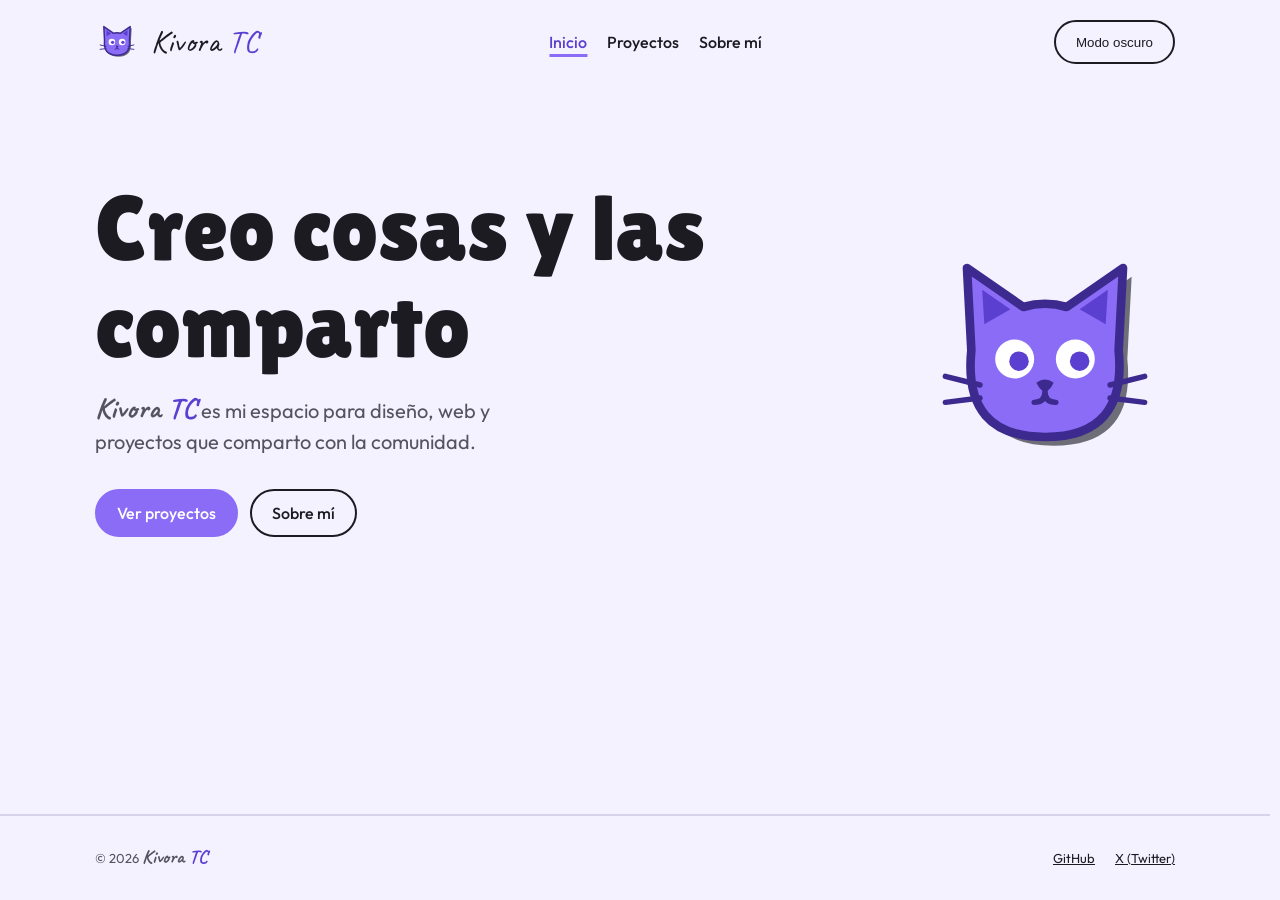
<file: index.html>
<!doctype html>
<html lang="es">
<head>
  <meta charset="utf-8">
  <meta name="viewport" content="width=device-width, initial-scale=1">
  <title>Kivora TC · Inicio</title>
  <meta name="description" content="Kivora TC: diseño, interfaces y web. Proyectos y lo que me gusta crear para la comunidad.">
  <link rel="icon" href="assets/logo-favicon.svg" type="image/svg+xml">
  <link rel="preconnect" href="https://fonts.googleapis.com">
  <link rel="preconnect" href="https://fonts.gstatic.com" crossorigin>
  <link href="https://fonts.googleapis.com/css2?family=Caveat:wght@400;700&family=Lilita+One&family=Outfit:wght@400;500;700&display=swap" rel="stylesheet">
  <script src="js/tema.js"></script>
  <link rel="stylesheet" href="css/tokens.css">
  <link rel="stylesheet" href="css/base.css">
  <link rel="stylesheet" href="css/layout.css">
  <link rel="stylesheet" href="css/transiciones.css">
  <link rel="stylesheet" href="css/tarjeta.css">
  <link rel="stylesheet" href="css/inicio.css">
</head>
<body>
  <a class="saltar" href="#principal">Saltar al contenido</a>

  <header class="cabecera">
    <a class="marca" href="index.html">
      <picture>
        <source media="(prefers-color-scheme: dark)" srcset="assets/logo-oscuro.svg">
        <img src="assets/logo-claro.svg" alt="" width="44" height="44">
      </picture>
      <span>Kivora <span class="marca-tc">TC</span></span>
    </a>
    <nav class="navegacion" aria-label="Principal">
      <ul>
        <li><a href="index.html" aria-current="page">Inicio</a></li>
        <li><a href="proyectos.html">Proyectos</a></li>
        <li><a href="sobre-mi.html">Sobre mí</a></li>
      </ul>
    </nav>
    <button type="button" class="boton tema" id="cambiar-tema">Modo oscuro</button>
  </header>

  <main id="principal">
    <section class="heroe">
      <div class="heroe-texto">
        <h1>Creo cosas y las comparto</h1>
        <p><span class="nombre-marca">Kivora <span class="marca-tc">TC</span></span> es mi espacio para diseño, web y proyectos que comparto con la comunidad.</p>        <div class="acciones">
          <a class="boton boton--primario" href="proyectos.html">Ver proyectos</a>
          <a class="boton" href="sobre-mi.html">Sobre mí</a>
        </div>
      </div>
      <div class="heroe-mascota">
        <picture>
          <source media="(prefers-color-scheme: dark)" srcset="assets/logo-oscuro.svg">
          <img src="assets/logo-claro.svg" alt="Mascota de Kivora TC: un gato morado" width="260" height="260">
        </picture>
      </div>
    </section>

    <section id="seccion-destacados" class="seccion" aria-labelledby="destacados-titulo">
      <div class="seccion-cabecera">
        <h2 id="destacados-titulo">Proyectos recientes</h2>
        <a href="proyectos.html">Todos los proyectos</a>
      </div>
      <ul id="destacados" class="resultados"></ul>
    </section>
  </main>

  <footer class="pie">
    <div class="pie-contenido">
      <p>© 2026 <span class="nombre-marca">Kivora <span class="marca-tc">TC</span></span></p>
      <ul>
        <li><a href="https://github.com/kivoratc" rel="noopener noreferrer">GitHub</a></li>
        <li><a href="https://x.com/kivoratc" rel="noopener noreferrer">X (Twitter)</a></li>
      </ul>
    </div>
  </footer>

  <script src="js/datos.js"></script>
  <script src="js/tarjeta.js"></script>
  <script src="js/inicio.js"></script>
  <script src="js/enlaces.js"></script>
</body>
</html>
</file>
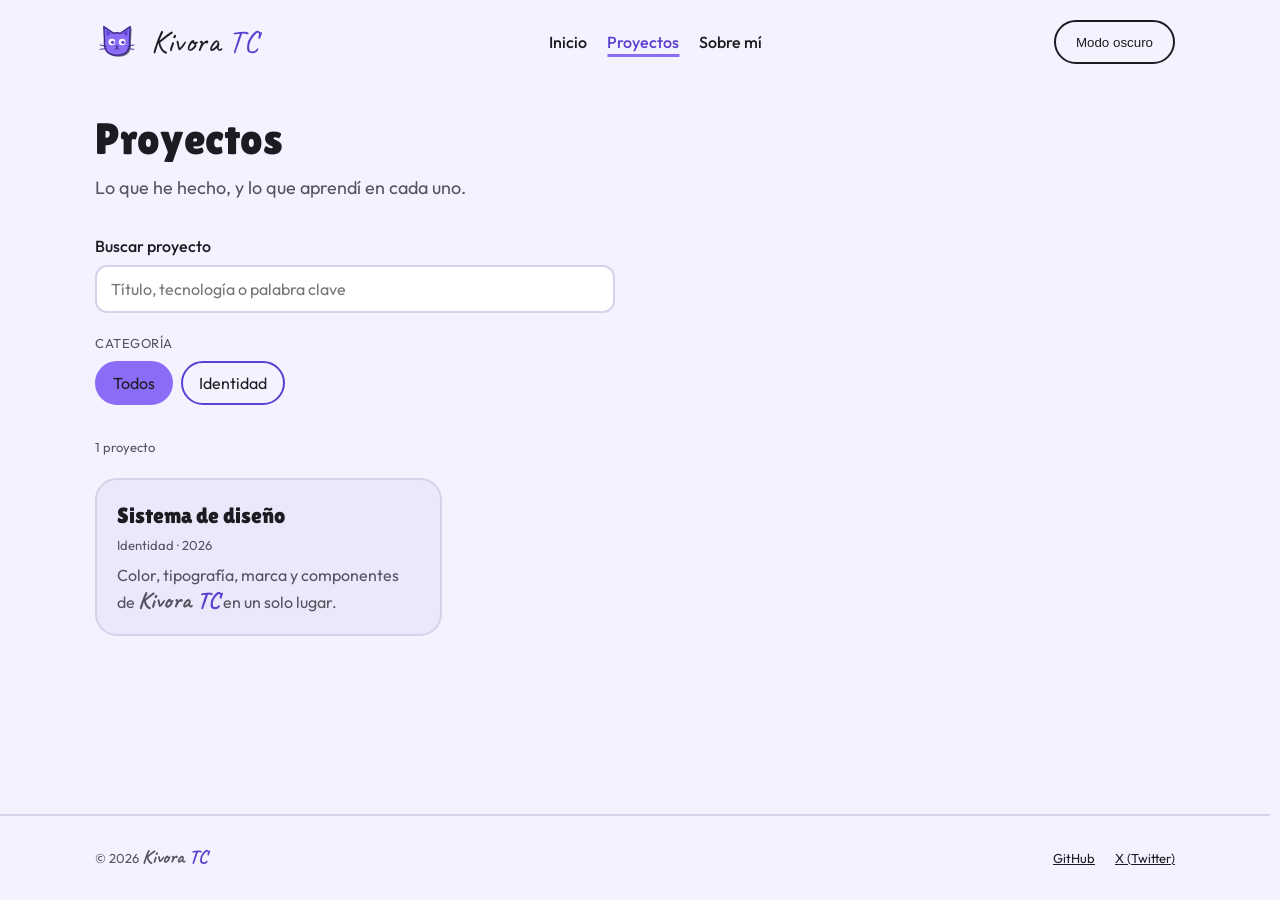
<file: proyectos.html>
<!doctype html>
<html lang="es">
<head>
  <meta charset="utf-8">
  <meta name="viewport" content="width=device-width, initial-scale=1">
  <title>Kivora TC · Proyectos</title>
  <meta name="description" content="Proyectos de Kivora TC: identidad, interfaces y web.">
  <link rel="icon" href="assets/logo-favicon.svg" type="image/svg+xml">
  <link rel="preconnect" href="https://fonts.googleapis.com">
  <link rel="preconnect" href="https://fonts.gstatic.com" crossorigin>
  <link href="https://fonts.googleapis.com/css2?family=Caveat:wght@400;700&family=Lilita+One&family=Outfit:wght@400;500;700&display=swap" rel="stylesheet">
  <script src="js/tema.js"></script>
  <link rel="stylesheet" href="css/tokens.css">
  <link rel="stylesheet" href="css/base.css">
  <link rel="stylesheet" href="css/layout.css">
  <link rel="stylesheet" href="css/transiciones.css">
  <link rel="stylesheet" href="css/tarjeta.css">
  <link rel="stylesheet" href="css/proyectos.css">
  <link rel="stylesheet" href="css/paginacion.css">
</head>
<body>
  <a class="saltar" href="#principal">Saltar al contenido</a>

  <header class="cabecera">
    <a class="marca" href="index.html">
      <picture>
        <source media="(prefers-color-scheme: dark)" srcset="assets/logo-oscuro.svg">
        <img src="assets/logo-claro.svg" alt="" width="44" height="44">
      </picture>
      <span>Kivora <span class="marca-tc">TC</span></span>
    </a>
    <nav class="navegacion" aria-label="Principal">
      <ul>
        <li><a href="index.html">Inicio</a></li>
        <li><a href="proyectos.html" aria-current="page">Proyectos</a></li>
        <li><a href="sobre-mi.html">Sobre mí</a></li>
      </ul>
    </nav>
    <button type="button" class="boton tema" id="cambiar-tema">Modo oscuro</button>
  </header>

  <main id="principal">
    <header class="encabezado-pagina">
      <h1>Proyectos</h1>
      <p>Lo que he hecho, y lo que aprendí en cada uno.</p>    </header>

    <div class="barra">
      <div class="campo">
        <label for="buscar">Buscar proyecto</label>
        <input id="buscar" type="search" placeholder="Título, tecnología o palabra clave" autocomplete="off">
      </div>

      <div class="grupo-filtro">
        <p id="etiqueta-categoria" class="etiqueta">Categoría</p>
        <div id="filtro-categoria" class="filtros" role="group" aria-labelledby="etiqueta-categoria"></div>
      </div>
    </div>

    <p id="contador" class="contador" aria-live="polite"></p>
    <ul id="lista-proyectos" class="resultados"></ul>

    <nav id="paginacion" class="paginacion" aria-label="Paginación" hidden></nav>

    <div id="vacio" class="vacio" hidden>
      <p>No encontré proyectos con esos filtros. Prueba con otra palabra o quita algún filtro.</p>
    </div>
  </main>

  <footer class="pie">
    <div class="pie-contenido">
      <p>© 2026 <span class="nombre-marca">Kivora <span class="marca-tc">TC</span></span></p>
      <ul>
        <li><a href="https://github.com/kivoratc" rel="noopener noreferrer">GitHub</a></li>
        <li><a href="https://x.com/kivoratc" rel="noopener noreferrer">X (Twitter)</a></li>
      </ul>
    </div>
  </footer>

  <script src="js/datos.js"></script>
  <script src="js/tarjeta.js"></script>
  <script src="js/proyectos.js"></script>
  <script src="js/enlaces.js"></script>
</body>
</html>
</file>
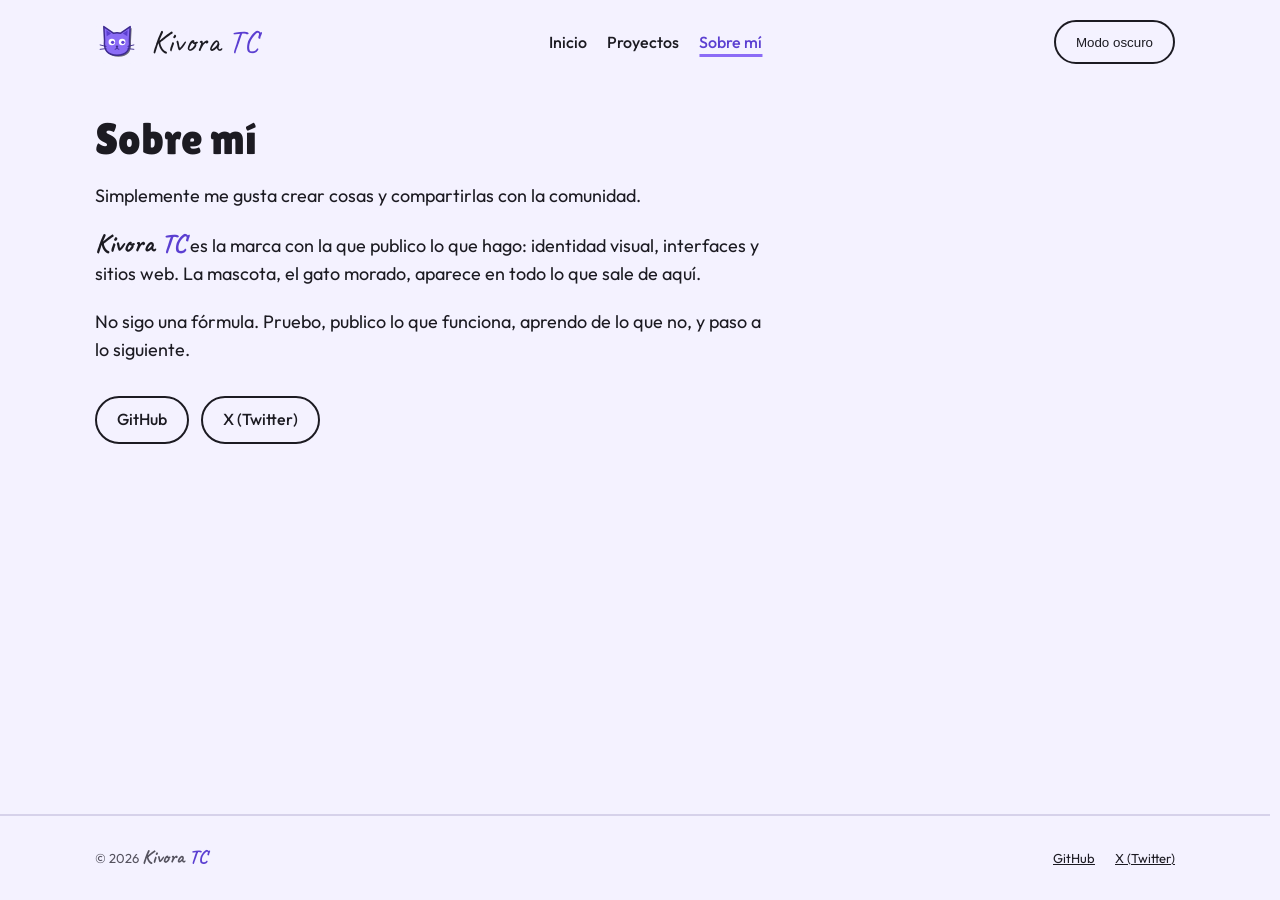
<file: sobre-mi.html>
<!doctype html>
<html lang="es">
<head>
  <meta charset="utf-8">
  <meta name="viewport" content="width=device-width, initial-scale=1">
  <title>Kivora TC · Sobre mí</title>
  <meta name="description" content="Sobre Kivora TC y sobre mí: me gusta crear cosas y compartirlas con la comunidad.">
  <link rel="icon" href="assets/logo-favicon.svg" type="image/svg+xml">
  <link rel="preconnect" href="https://fonts.googleapis.com">
  <link rel="preconnect" href="https://fonts.gstatic.com" crossorigin>
  <link href="https://fonts.googleapis.com/css2?family=Caveat:wght@400;700&family=Lilita+One&family=Outfit:wght@400;500;700&display=swap" rel="stylesheet">
  <script src="js/tema.js"></script>
  <link rel="stylesheet" href="css/tokens.css">
  <link rel="stylesheet" href="css/base.css">
  <link rel="stylesheet" href="css/layout.css">
  <link rel="stylesheet" href="css/transiciones.css">
  <link rel="stylesheet" href="css/sobre.css">
</head>
<body>
  <a class="saltar" href="#principal">Saltar al contenido</a>

  <header class="cabecera">
    <a class="marca" href="index.html">
      <picture>
        <source media="(prefers-color-scheme: dark)" srcset="assets/logo-oscuro.svg">
        <img src="assets/logo-claro.svg" alt="" width="44" height="44">
      </picture>
      <span>Kivora <span class="marca-tc">TC</span></span>
    </a>
    <nav class="navegacion" aria-label="Principal">
      <ul>
        <li><a href="index.html">Inicio</a></li>
        <li><a href="proyectos.html">Proyectos</a></li>
        <li><a href="sobre-mi.html" aria-current="page">Sobre mí</a></li>
      </ul>
    </nav>
    <button type="button" class="boton tema" id="cambiar-tema">Modo oscuro</button>
  </header>

  <main id="principal">
    <article class="sobre">
      <h1>Sobre mí</h1>      <p>Simplemente me gusta crear cosas y compartirlas con la comunidad.</p>
      <p><span class="nombre-marca">Kivora <span class="marca-tc">TC</span></span> es la marca con la que publico lo que hago: identidad visual, interfaces y sitios web. La mascota, el gato morado, aparece en todo lo que sale de aquí.</p>
      <p>No sigo una fórmula. Pruebo, publico lo que funciona, aprendo de lo que no, y paso a lo siguiente.</p>

      <ul class="redes" aria-label="Redes sociales">
        <li><a class="boton" href="https://github.com/kivoratc" rel="noopener noreferrer">GitHub</a></li>
        <li><a class="boton" href="https://x.com/kivoratc" rel="noopener noreferrer">X (Twitter)</a></li>
      </ul>
    </article>
  </main>

  <footer class="pie">
    <div class="pie-contenido">
      <p>© 2026 <span class="nombre-marca">Kivora <span class="marca-tc">TC</span></span></p>
      <ul>
        <li><a href="https://github.com/kivoratc" rel="noopener noreferrer">GitHub</a></li>
        <li><a href="https://x.com/kivoratc" rel="noopener noreferrer">X (Twitter)</a></li>
      </ul>
    </div>
  </footer>
  <script src="js/enlaces.js"></script>
</body>
</html>
</file>
<file: css/tokens.css>
/* Tokens del sistema de diseño de Kivora TC (documento design-system/sistema-de-diseno.md).
   Los nombres de la izquierda son los del sistema. Los alias de abajo son los que usan los demás CSS.
   El tema lo define data-theme en <html>: "light" o "dark". Sin valor, sigue el sistema operativo. */

:root {
  /* Tokens del sistema, tema claro */
  --bg: #f4f2ff;
  --surface: #ffffff;
  --surface-2: #ebe8fb;
  --fg: #1c1b22;
  --muted: #55535f;
  --accent: #5b3fd1;
  --accent-fill: #8b6cf6;
  --shadow: #6e6e78;
  --line: #d6d2ea;
  --ok: #13875a;
  --warn: #9a6a00;
  --danger: #c23a63;
  --on-accent: #ffffff;

  /* Alias usados por el resto de los CSS */
  --color-fondo: var(--bg);
  --color-superficie: var(--surface);
  --color-superficie-2: var(--surface-2);
  --color-texto: var(--fg);
  --color-texto-suave: var(--muted);
  --color-acento: var(--accent-fill);
  --color-acento-texto: var(--accent);
  --color-acento-oscuro: var(--accent);
  --color-borde: var(--line);

  /* Tipografía: Lilita One para titulares, Outfit para texto, Caveat para el nombre de la marca */
  --fuente-titulo: "Lilita One", "Arial Black", sans-serif;
  --fuente-texto: "Outfit", system-ui, sans-serif;
  --fuente-nota: "Caveat", cursive;

  /* Escala: portada 92 px, sección 44 px, tarjeta 22 px, texto 16 px, etiqueta 13 px */
  --texto-portada: clamp(3.25rem, 9vw, 5.75rem);
  --texto-seccion: clamp(2.25rem, 5vw, 2.75rem);
  --texto-tarjeta: 1.375rem;
  --texto-base: 1rem;
  --texto-etiqueta: 0.8125rem;
  --interlineado: 1.55;

  /* Espaciado y forma */
  --espacio-xs: 0.5rem;
  --espacio-s: 0.75rem;
  --espacio-m: 1.25rem;
  --espacio-l: 2rem;
  --espacio-xl: 4rem;
  --radio: 22px;
  --radio-pequeno: 12px;
  --radio-pildora: 999px;
  --ancho-max: 1120px;
}

/* Tema oscuro: si el usuario no eligió claro, sigue el sistema operativo */
@media (prefers-color-scheme: dark) {
  :root:not([data-theme="light"]) {
    --bg: #1c1b22;
    --surface: #2a2933;
    --surface-2: #34333f;
    --fg: #ffffff;
    --muted: #b9b6c9;
    --accent: #8b6cf6;
    --accent-fill: #8b6cf6;
    --shadow: #6e6e78;
    --line: #3d3c49;
  }
}

/* Tema oscuro elegido por el usuario */
:root[data-theme="dark"] {
  --bg: #1c1b22;
  --surface: #2a2933;
  --surface-2: #34333f;
  --fg: #ffffff;
  --muted: #b9b6c9;
  --accent: #8b6cf6;
  --accent-fill: #8b6cf6;
  --shadow: #6e6e78;
  --line: #3d3c49;
}
</file>
<file: css/base.css>
*,
*::before,
*::after {
  box-sizing: border-box;
}

html {
  -webkit-text-size-adjust: 100%;
  /* Reserva el espacio de la barra de scroll para que el contenido no salte */
  scrollbar-gutter: stable;
  /* Barra de scroll con los colores del sistema (Firefox y Chrome 121+) */
  scrollbar-width: thin;
  scrollbar-color: var(--color-acento) var(--color-superficie-2);
}

/* Barra de scroll para Safari y Chrome anteriores a 121 */
::-webkit-scrollbar {
  width: 12px;
  height: 12px;
}

::-webkit-scrollbar-track {
  background: var(--color-superficie-2);
}

::-webkit-scrollbar-thumb {
  background: var(--color-acento);
  border: 3px solid var(--color-superficie-2);
  border-radius: var(--radio-pildora);
}

::-webkit-scrollbar-thumb:hover {
  background: var(--color-acento-texto);
}

/* El cuerpo es una columna: el pie queda siempre al final de la pantalla */
body {
  margin: 0;
  min-height: 100dvh;
  display: flex;
  flex-direction: column;
  background: var(--color-fondo);
  color: var(--color-texto);
  font-family: var(--fuente-texto);
  font-size: var(--texto-base);
  line-height: var(--interlineado);
}

h1,
h2,
h3 {
  font-family: var(--fuente-titulo);
  font-weight: 400;
  line-height: 1.05;
  margin: 0;
}

p {
  margin: 0;
}

img,
svg {
  display: block;
  max-width: 100%;
}

a {
  color: var(--color-acento-texto);
}

[hidden] {
  display: none !important;
}

:focus-visible {
  outline: 3px solid var(--color-acento);
  outline-offset: 3px;
}

main {
  flex: 1;
  width: 100%;
  max-width: var(--ancho-max);
  margin: 0 auto;
  padding: var(--espacio-l) var(--espacio-m);
}

.saltar {
  position: absolute;
  left: var(--espacio-m);
  top: -100px;
  padding: 0.5rem 1rem;
  background: var(--color-acento);
  color: var(--color-carbon);
  border-radius: var(--radio-pequeno);
  z-index: 10;
}

.saltar:focus {
  top: var(--espacio-s);
}

/* Etiqueta: 13 px en mayúsculas, según el sistema */
/* El nombre de la marca va en Caveat; el resto del texto no */
.marca span {
  font-family: var(--fuente-nota);
  font-size: 2rem;
  line-height: 1;
}

/* "TC" del nombre de la marca, en el acento del sistema para texto */
.marca-tc {
  color: var(--color-acento-texto);
}

/* Nombre de la marca dentro de un texto */
.nombre-marca {
  font-family: var(--fuente-nota);
  font-size: 1.5em;
  line-height: 1;
  font-weight: 700;
}

/* Todo lo que se pulsa muestra la mano */
a,
button,
summary,
[role="button"] {
  cursor: pointer;
}

button:disabled {
  cursor: not-allowed;
}

/* Feedback al pasar el cursor en controles que no tienen otro efecto */
.filtro:hover:not([aria-pressed="true"]) {
  background: var(--color-superficie-2);
}

.pie a:hover,
.seccion-cabecera a:hover {
  text-decoration: underline;
  text-underline-offset: 4px;
}

.etiqueta {
  font-size: var(--texto-etiqueta);
  color: var(--color-texto-suave);
  text-transform: uppercase;
  letter-spacing: 0.04em;
}

/* Botón secundario: borde y texto en fg, fondo transparente */
.boton {
  display: inline-flex;
  align-items: center;
  min-height: 44px;
  padding: 0.6rem 1.25rem;
  background: transparent;
  border: 2px solid var(--color-texto);
  border-radius: var(--radio-pildora);
  color: var(--color-texto);
  font-weight: 500;
  text-decoration: none;
}

/* Botón primario: relleno de acento, texto blanco */
.boton--primario {
  background: var(--color-acento);
  border-color: var(--color-acento);
  color: var(--on-accent);
}

@media (prefers-reduced-motion: reduce) {
  *,
  *::before,
  *::after {
    animation: none !important;
    transition: none !important;
    scroll-behavior: auto !important;
  }
}
</file>
<file: css/layout.css>
/* Cabecera y pie compartidos por todas las páginas */

.cabecera {
  width: 100%;
  max-width: var(--ancho-max);
  margin: 0 auto;
  padding: var(--espacio-m);
  display: flex;
  flex-wrap: wrap;
  align-items: center;
  justify-content: space-between;
  gap: var(--espacio-m);
}

.marca {
  display: inline-flex;
  align-items: center;
  gap: var(--espacio-s);
  color: var(--color-texto);
  font-family: var(--fuente-titulo);
  font-size: 1.5rem;
  text-decoration: none;
}

.marca img {
  width: 44px;
  height: 44px;
}

.navegacion ul {
  display: flex;
  flex-wrap: wrap;
  gap: var(--espacio-xs) var(--espacio-m);
  margin: 0;
  padding: 0;
  list-style: none;
}

.navegacion a {
  display: inline-flex;
  align-items: center;
  min-height: 44px;
  color: var(--color-texto);
  font-weight: 500;
  text-decoration: none;
}

.navegacion a:hover,
.navegacion a[aria-current="page"] {
  color: var(--color-acento-texto);
  text-decoration: underline;
  text-decoration-color: var(--color-acento);
  text-decoration-thickness: 3px;
  text-underline-offset: 6px;
}

.pie {
  margin-top: auto;
  border-top: 2px solid var(--color-borde);
}

.pie-contenido {
  width: 100%;
  max-width: var(--ancho-max);
  margin: 0 auto;
  padding: var(--espacio-m);
  display: flex;
  flex-wrap: wrap;
  align-items: center;
  justify-content: space-between;
  gap: var(--espacio-m);
  font-size: var(--texto-etiqueta);
  color: var(--color-texto-suave);
}

.pie ul {
  display: flex;
  flex-wrap: wrap;
  gap: var(--espacio-m);
  margin: 0;
  padding: 0;
  list-style: none;
}

.pie a {
  display: inline-flex;
  align-items: center;
  min-height: 44px;
  color: var(--color-texto);
}
</file>
<file: css/transiciones.css>
/* Transiciones entre páginas (View Transitions API).
   En navegadores sin soporte, la navegación es normal. */

@view-transition {
  navigation: auto;
}

/* La cabecera y el pie son iguales en todas las páginas: se quedan fijos
   y no parpadean al cambiar de página */
.cabecera {
  view-transition-name: cabecera;
}

.pie {
  view-transition-name: pie;
}

/* El contenido principal sale hacia arriba y entra desde abajo */
main {
  view-transition-name: contenido;
}

@keyframes salir-contenido {
  to {
    opacity: 0;
    transform: translateY(-8px);
  }
}

@keyframes entrar-contenido {
  from {
    opacity: 0;
    transform: translateY(12px);
  }
}

::view-transition-old(contenido) {
  animation: 160ms ease-in both salir-contenido;
}

::view-transition-new(contenido) {
  animation: 240ms 40ms ease-out both entrar-contenido;
}

/* Fondo de la página: fundido corto para que el cambio se sienta ágil */
::view-transition-old(root),
::view-transition-new(root) {
  animation-duration: 160ms;
}

/* Con movimiento reducido, solo fundido (sin desplazamiento) */
@keyframes fundir-salida {
  to {
    opacity: 0;
  }
}

@keyframes fundir-entrada {
  from {
    opacity: 0;
  }
}

@media (prefers-reduced-motion: reduce) {
  ::view-transition-old(contenido) {
    animation: 160ms ease-in both fundir-salida;
  }

  ::view-transition-new(contenido) {
    animation: 160ms ease-out both fundir-entrada;
  }
}
</file>
<file: css/tarjeta.css>
/* Lista de proyectos y tarjeta de proyecto */

.resultados {
  display: grid;
  grid-template-columns: repeat(auto-fill, minmax(260px, 1fr));
  gap: var(--espacio-m);
  margin: 0;
  padding: 0;
  list-style: none;
}

.tarjeta {
  height: 100%;
  display: flex;
  flex-direction: column;
  gap: var(--espacio-xs);
  padding: var(--espacio-m);
  background: var(--color-superficie-2);
  color: var(--color-texto);
  border: 2px solid var(--color-borde);
  border-radius: var(--radio);
  text-decoration: none;
}

.tarjeta h3 {
  margin-top: 0.25rem;
  font-size: var(--texto-tarjeta);
}

.tarjeta-cover {
  width: 100%;
  aspect-ratio: 16 / 9;
  object-fit: cover;
  background: var(--color-acento);
  border-radius: var(--radio-pequeno);
}

.tarjeta-meta {
  font-size: var(--texto-etiqueta);
  color: var(--color-texto-suave);
}

.tarjeta-resumen {
  flex: 1;
  color: var(--color-texto-suave);
}
</file>
<file: css/inicio.css>
/* Página de inicio: portada, proyectos destacados y resumen */

.heroe {
  display: grid;
  grid-template-columns: 1fr auto;
  align-items: center;
  gap: var(--espacio-l);
  padding: var(--espacio-xl) 0 var(--espacio-l);
}

.heroe h1 {
  font-size: var(--texto-portada);
}

.heroe-texto p {
  margin-top: var(--espacio-m);
  max-width: 34ch;
  font-size: 1.25rem;
  color: var(--color-texto-suave);
}

.heroe-texto .acciones {
  margin-top: var(--espacio-l);
  display: flex;
  flex-wrap: wrap;
  gap: var(--espacio-s);
}

.heroe-mascota img {
  width: clamp(160px, 26vw, 260px);
  height: auto;
}

.seccion {
  padding-top: var(--espacio-xl);
}

.seccion h2 {
  font-size: var(--texto-seccion);
}

.seccion-cabecera {
  display: flex;
  flex-wrap: wrap;
  align-items: flex-end;
  justify-content: space-between;
  gap: var(--espacio-s);
  margin-bottom: var(--espacio-l);
}

.seccion-texto {
  max-width: 60ch;
  font-size: 1.125rem;
}

.seccion-texto + .seccion-texto {
  margin-top: var(--espacio-m);
}

@media (max-width: 640px) {
  .heroe {
    grid-template-columns: 1fr;
  }

  .heroe-mascota {
    order: -1;
  }
}
</file>
<file: css/proyectos.css>
/* Página de proyectos: encabezado, buscador, filtros y resultados */

.encabezado-pagina {
  margin-bottom: var(--espacio-l);
}

.encabezado-pagina h1 {
  font-size: var(--texto-seccion);
}

.encabezado-pagina p {
  margin-top: var(--espacio-s);
  font-size: 1.125rem;
  color: var(--color-texto-suave);
}

.barra {
  display: grid;
  gap: var(--espacio-m);
  margin-bottom: var(--espacio-l);
}

.campo {
  display: grid;
  gap: 0.4rem;
  max-width: 520px;
}

.campo label {
  font-weight: 500;
}

.campo input {
  min-height: 44px;
  padding: 0.6rem 0.9rem;
  font: inherit;
  color: inherit;
  background: var(--color-superficie);
  border: 2px solid var(--color-borde);
  border-radius: var(--radio-pequeno);
}

.campo input:focus-visible {
  border-color: var(--color-acento);
}

.grupo-filtro {
  display: grid;
  gap: var(--espacio-xs);
}

.filtros {
  display: flex;
  flex-wrap: wrap;
  gap: var(--espacio-xs);
}

.filtro {
  min-height: 44px;
  padding: 0.4rem 1rem;
  font: inherit;
  color: var(--color-texto);
  background: transparent;
  border: 2px solid var(--color-acento-oscuro);
  border-radius: 999px;
  cursor: pointer;
}

.filtro[aria-pressed="true"] {
  background: var(--color-acento);
  border-color: var(--color-acento);
  color: var(--color-carbon);
}

.contador {
  margin-bottom: var(--espacio-m);
  font-size: var(--texto-etiqueta);
  color: var(--color-texto-suave);
}

.vacio {
  padding: var(--espacio-xl) 0;
  text-align: center;
}

.vacio p {
  color: var(--color-texto-suave);
}
</file>
<file: css/paginacion.css>
/* Paginación de la lista de proyectos */

.paginacion {
  display: flex;
  flex-wrap: wrap;
  justify-content: center;
  align-items: center;
  gap: var(--espacio-s);
  margin-top: var(--espacio-l);
}

.paginacion .boton {
  cursor: pointer;
  font: inherit;
}

.pagina {
  min-width: 44px;
  min-height: 44px;
  padding: 0 0.75rem;
  font: inherit;
  font-weight: 500;
  color: var(--color-texto);
  background: var(--color-superficie);
  border: 2px solid var(--color-texto);
  border-radius: var(--radio-pildora);
  cursor: pointer;
}

.pagina[aria-current="page"] {
  background: var(--color-acento);
  border-color: var(--color-acento);
  color: var(--on-accent);
}

.paginacion button:disabled {
  opacity: 0.5;
  cursor: not-allowed;
}
</file>
<file: css/sobre.css>
/* Página Sobre mí */

.sobre {
  max-width: 680px;
  display: grid;
  gap: var(--espacio-m);
}

.sobre h1 {
  font-size: var(--texto-seccion);
}

.sobre p {
  font-size: 1.125rem;
}

.redes {
  display: flex;
  flex-wrap: wrap;
  gap: var(--espacio-s);
  margin: var(--espacio-s) 0 0;
  padding: 0;
  list-style: none;
}
</file>
